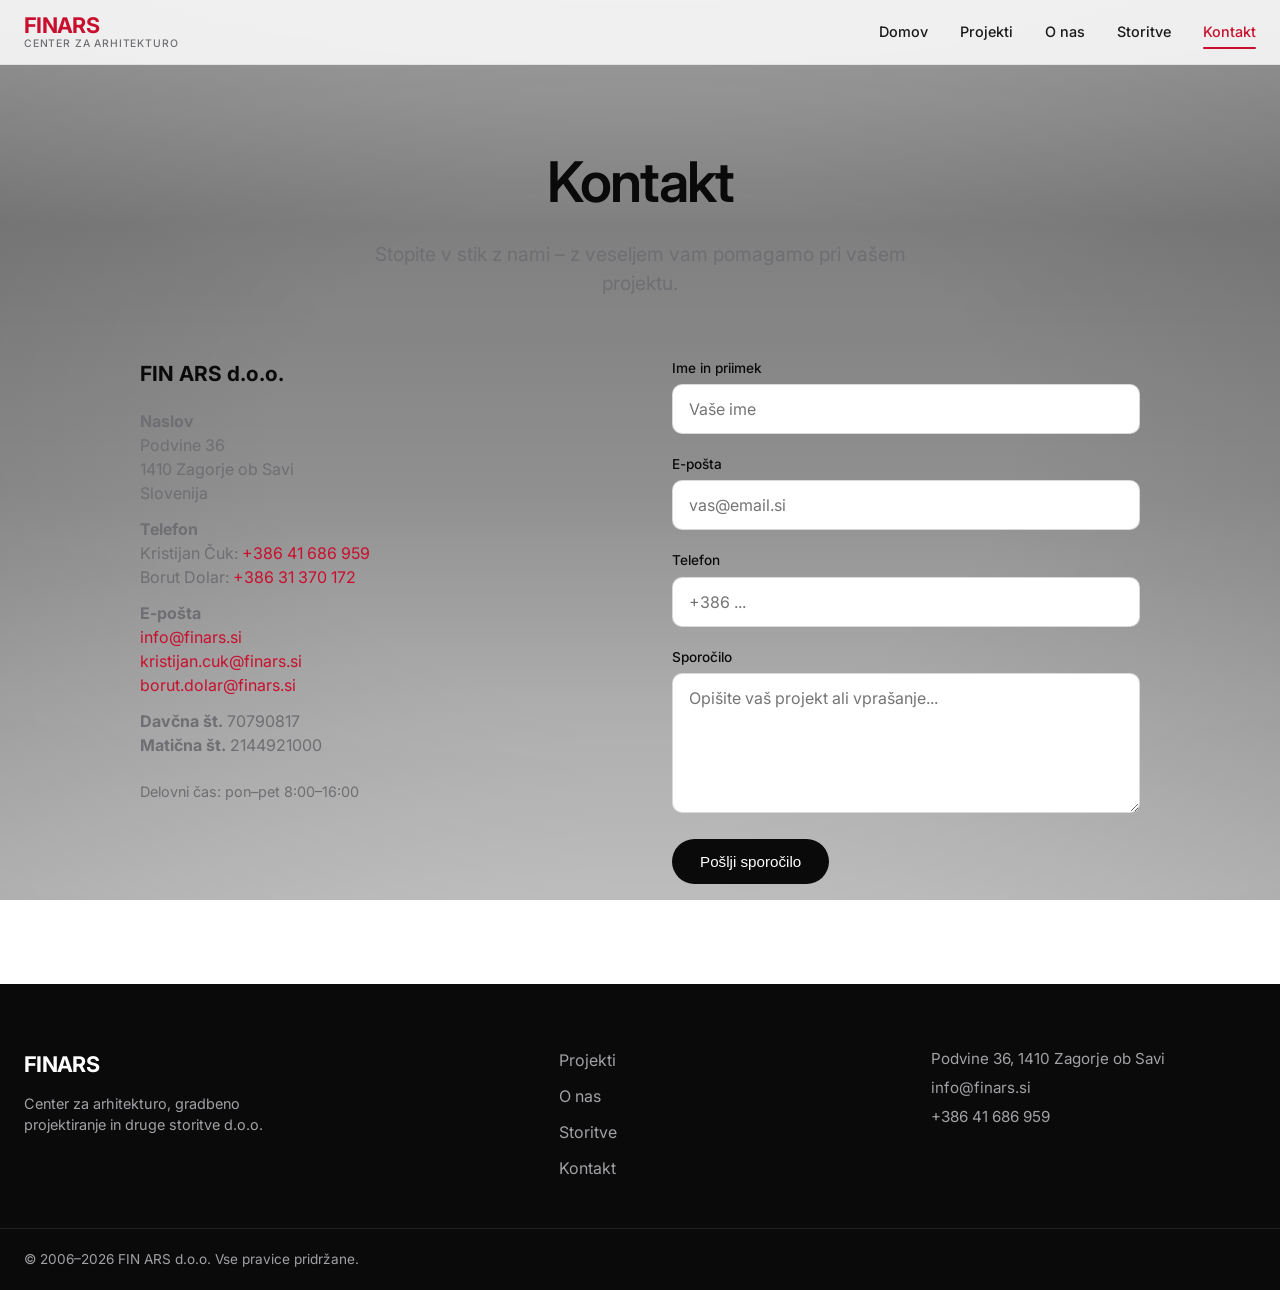
<file: kontakt.html>
<!DOCTYPE html>
<html lang="sl">
<head>
  <meta charset="UTF-8">
  <meta name="viewport" content="width=device-width, initial-scale=1.0">
  <title>Kontakt – FIN ARS</title>
  <link rel="preconnect" href="https://fonts.googleapis.com">
  <link href="https://fonts.googleapis.com/css2?family=Inter:wght@300;400;500;600;700&display=swap" rel="stylesheet">
  <link rel="stylesheet" href="css/style.css">
</head>
<body>
  <div class="bg-animation" aria-hidden="true">
    <div class="bg-slide active" style="background-image: url('https://finars.si/projekti/2013%202%20stanovanjsko%20naselje%20podcetrtek/01.jpg')"></div>
    <div class="bg-overlay"></div>
  </div>

  <header class="site-header">
    <div class="container header-inner">
      <a href="index.html" class="logo">
        <span class="logo-mark">FINARS</span>
        <span class="logo-sub">center za arhitekturo</span>
      </a>
      <nav class="main-nav" id="mainNav">
        <a href="index.html">Domov</a>
        <a href="projekti.html">Projekti</a>
        <a href="o-nas.html">O nas</a>
        <a href="storitve.html">Storitve</a>
        <a href="kontakt.html" class="active">Kontakt</a>
      </nav>
      <button class="menu-toggle" id="menuToggle" aria-label="Meni"><span></span><span></span><span></span></button>
    </div>
  </header>

  <main>
    <section class="page-header">
      <div class="container">
        <h1>Kontakt</h1>
        <p>Stopite v stik z nami – z veseljem vam pomagamo pri vašem projektu.</p>
      </div>
    </section>

    <section class="section" style="padding-top:0">
      <div class="container">
        <div class="contact-grid">
          <div class="contact-info">
            <h3>FIN ARS d.o.o.</h3>
            <p><strong>Naslov</strong><br>Podvine 36<br>1410 Zagorje ob Savi<br>Slovenija</p>
            <p><strong>Telefon</strong><br>
              Kristijan Čuk: <a href="tel:+38641686959">+386 41 686 959</a><br>
              Borut Dolar: <a href="tel:+38631370172">+386 31 370 172</a>
            </p>
            <p><strong>E-pošta</strong><br>
              <a href="mailto:info@finars.si">info@finars.si</a><br>
              <a href="mailto:kristijan.cuk@finars.si">kristijan.cuk@finars.si</a><br>
              <a href="mailto:borut.dolar@finars.si">borut.dolar@finars.si</a>
            </p>
            <p><strong>Davčna št.</strong> 70790817<br>
               <strong>Matična št.</strong> 2144921000</p>
            <p style="margin-top:24px;font-size:0.9rem;color:var(--gray)">
              Delovni čas: pon–pet 8:00–16:00
            </p>
          </div>

          <div>
            <form action="mailto:info@finars.si" method="post" enctype="text/plain">
              <div class="form-group">
                <label for="name">Ime in priimek</label>
                <input type="text" id="name" name="name" required placeholder="Vaše ime">
              </div>
              <div class="form-group">
                <label for="email">E-pošta</label>
                <input type="email" id="email" name="email" required placeholder="vas@email.si">
              </div>
              <div class="form-group">
                <label for="phone">Telefon</label>
                <input type="tel" id="phone" name="phone" placeholder="+386 ...">
              </div>
              <div class="form-group">
                <label for="message">Sporočilo</label>
                <textarea id="message" name="message" required placeholder="Opišite vaš projekt ali vprašanje..."></textarea>
              </div>
              <button type="submit" class="btn btn-primary">Pošlji sporočilo</button>
            </form>
          </div>
        </div>
      </div>
    </section>
  </main>

  <footer class="site-footer">
    <div class="container footer-inner">
      <div class="footer-brand">
        <span class="logo-mark">FINARS</span>
        <p>Center za arhitekturo, gradbeno projektiranje in druge storitve d.o.o.</p>
      </div>
      <div class="footer-links">
        <a href="projekti.html">Projekti</a>
        <a href="o-nas.html">O nas</a>
        <a href="storitve.html">Storitve</a>
        <a href="kontakt.html">Kontakt</a>
      </div>
      <div class="footer-contact">
        <p>Podvine 36, 1410 Zagorje ob Savi</p>
        <p><a href="mailto:info@finars.si">info@finars.si</a></p>
        <p>+386 41 686 959</p>
      </div>
    </div>
    <div class="footer-bottom">
      <div class="container"><p>© 2006–2026 FIN ARS d.o.o. Vse pravice pridržane.</p></div>
    </div>
  </footer>

  <script src="js/main.js"></script>
</body>
</html>
</file>
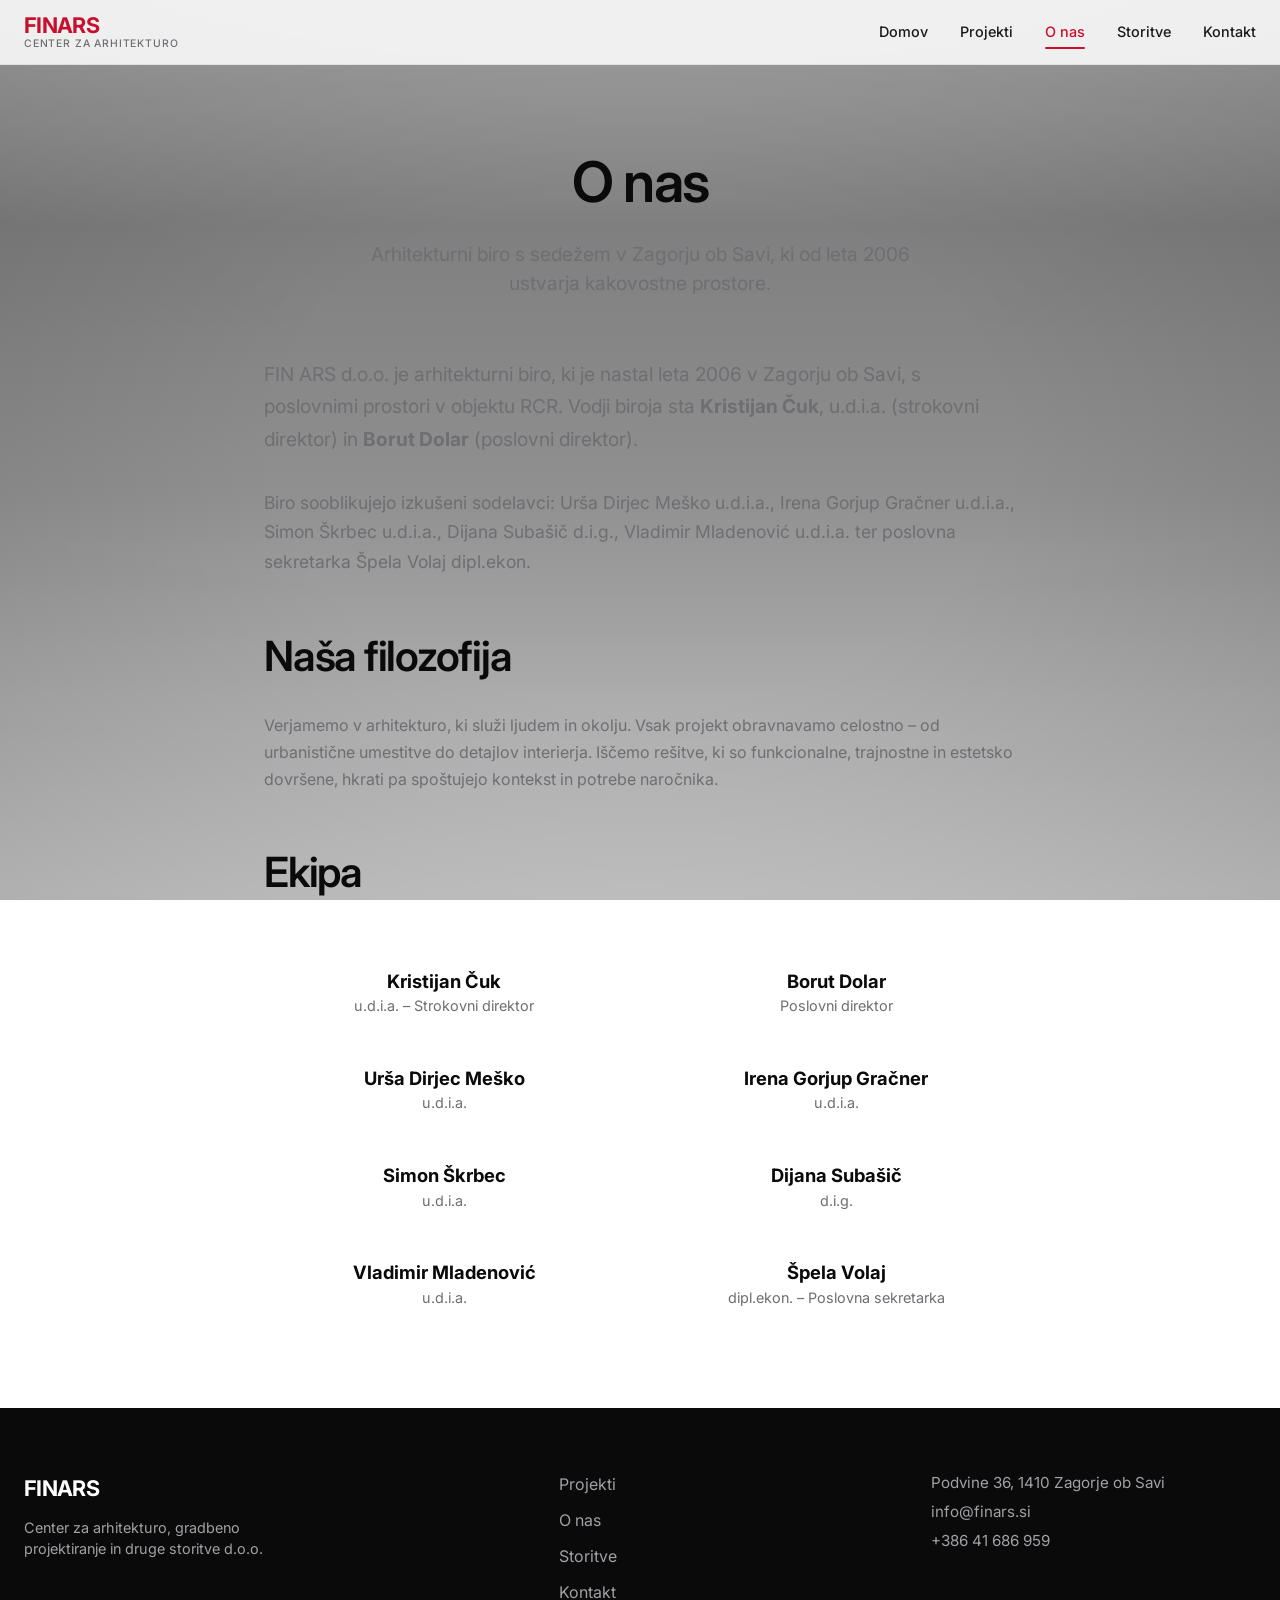
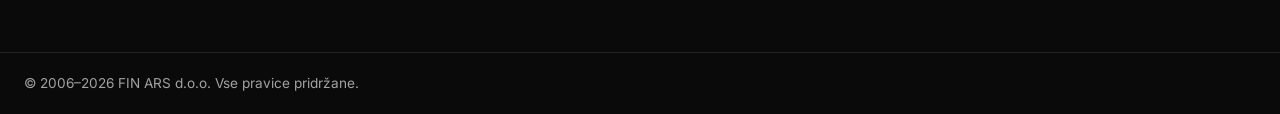
<file: o-nas.html>
<!DOCTYPE html>
<html lang="sl">
<head>
  <meta charset="UTF-8">
  <meta name="viewport" content="width=device-width, initial-scale=1.0">
  <title>O nas – FIN ARS</title>
  <link rel="preconnect" href="https://fonts.googleapis.com">
  <link href="https://fonts.googleapis.com/css2?family=Inter:wght@300;400;500;600;700&display=swap" rel="stylesheet">
  <link rel="stylesheet" href="css/style.css">
</head>
<body>
  <div class="bg-animation" aria-hidden="true">
    <div class="bg-slide active" style="background-image: url('https://finars.si/projekti/2011%208%20urbana%20dnevna%20soba/01.jpg')"></div>
    <div class="bg-overlay"></div>
  </div>

  <header class="site-header">
    <div class="container header-inner">
      <a href="index.html" class="logo">
        <span class="logo-mark">FINARS</span>
        <span class="logo-sub">center za arhitekturo</span>
      </a>
      <nav class="main-nav" id="mainNav">
        <a href="index.html">Domov</a>
        <a href="projekti.html">Projekti</a>
        <a href="o-nas.html" class="active">O nas</a>
        <a href="storitve.html">Storitve</a>
        <a href="kontakt.html">Kontakt</a>
      </nav>
      <button class="menu-toggle" id="menuToggle" aria-label="Meni"><span></span><span></span><span></span></button>
    </div>
  </header>

  <main>
    <section class="page-header">
      <div class="container">
        <h1>O nas</h1>
        <p>Arhitekturni biro s sedežem v Zagorju ob Savi, ki od leta 2006 ustvarja kakovostne prostore.</p>
      </div>
    </section>

    <section class="section" style="padding-top:0">
      <div class="container" style="max-width:800px">
        <p style="font-size:1.2rem;color:var(--gray);line-height:1.7;margin-bottom:32px">
          FIN ARS d.o.o. je arhitekturni biro, ki je nastal leta 2006 v Zagorju ob Savi, s poslovnimi prostori v objektu RCR. 
          Vodji biroja sta <strong>Kristijan Čuk</strong>, u.d.i.a. (strokovni direktor) in <strong>Borut Dolar</strong> (poslovni direktor).
        </p>
        <p style="font-size:1.1rem;color:var(--gray);line-height:1.7;margin-bottom:48px">
          Biro sooblikujejo izkušeni sodelavci: Urša Dirjec Meško u.d.i.a., Irena Gorjup Gračner u.d.i.a., 
          Simon Škrbec u.d.i.a., Dijana Subašič d.i.g., Vladimir Mladenović u.d.i.a. ter poslovna sekretarka Špela Volaj dipl.ekon.
        </p>

        <h2 style="margin-bottom:24px">Naša filozofija</h2>
        <p style="color:var(--gray);line-height:1.7;margin-bottom:48px">
          Verjamemo v arhitekturo, ki služi ljudem in okolju. Vsak projekt obravnavamo celostno – od urbanistične umestitve 
          do detajlov interierja. Iščemo rešitve, ki so funkcionalne, trajnostne in estetsko dovršene, hkrati pa spoštujejo 
          kontekst in potrebe naročnika.
        </p>

        <h2 style="margin-bottom:32px">Ekipa</h2>
        <div class="team-grid">
          <div class="team-card">
            <h3>Kristijan Čuk</h3>
            <p>u.d.i.a. – Strokovni direktor</p>
          </div>
          <div class="team-card">
            <h3>Borut Dolar</h3>
            <p>Poslovni direktor</p>
          </div>
          <div class="team-card">
            <h3>Urša Dirjec Meško</h3>
            <p>u.d.i.a.</p>
          </div>
          <div class="team-card">
            <h3>Irena Gorjup Gračner</h3>
            <p>u.d.i.a.</p>
          </div>
          <div class="team-card">
            <h3>Simon Škrbec</h3>
            <p>u.d.i.a.</p>
          </div>
          <div class="team-card">
            <h3>Dijana Subašič</h3>
            <p>d.i.g.</p>
          </div>
          <div class="team-card">
            <h3>Vladimir Mladenović</h3>
            <p>u.d.i.a.</p>
          </div>
          <div class="team-card">
            <h3>Špela Volaj</h3>
            <p>dipl.ekon. – Poslovna sekretarka</p>
          </div>
        </div>
      </div>
    </section>
  </main>

  <footer class="site-footer">
    <div class="container footer-inner">
      <div class="footer-brand">
        <span class="logo-mark">FINARS</span>
        <p>Center za arhitekturo, gradbeno projektiranje in druge storitve d.o.o.</p>
      </div>
      <div class="footer-links">
        <a href="projekti.html">Projekti</a>
        <a href="o-nas.html">O nas</a>
        <a href="storitve.html">Storitve</a>
        <a href="kontakt.html">Kontakt</a>
      </div>
      <div class="footer-contact">
        <p>Podvine 36, 1410 Zagorje ob Savi</p>
        <p><a href="mailto:info@finars.si">info@finars.si</a></p>
        <p>+386 41 686 959</p>
      </div>
    </div>
    <div class="footer-bottom">
      <div class="container"><p>© 2006–2026 FIN ARS d.o.o. Vse pravice pridržane.</p></div>
    </div>
  </footer>

  <script src="js/main.js"></script>
</body>
</html>
</file>
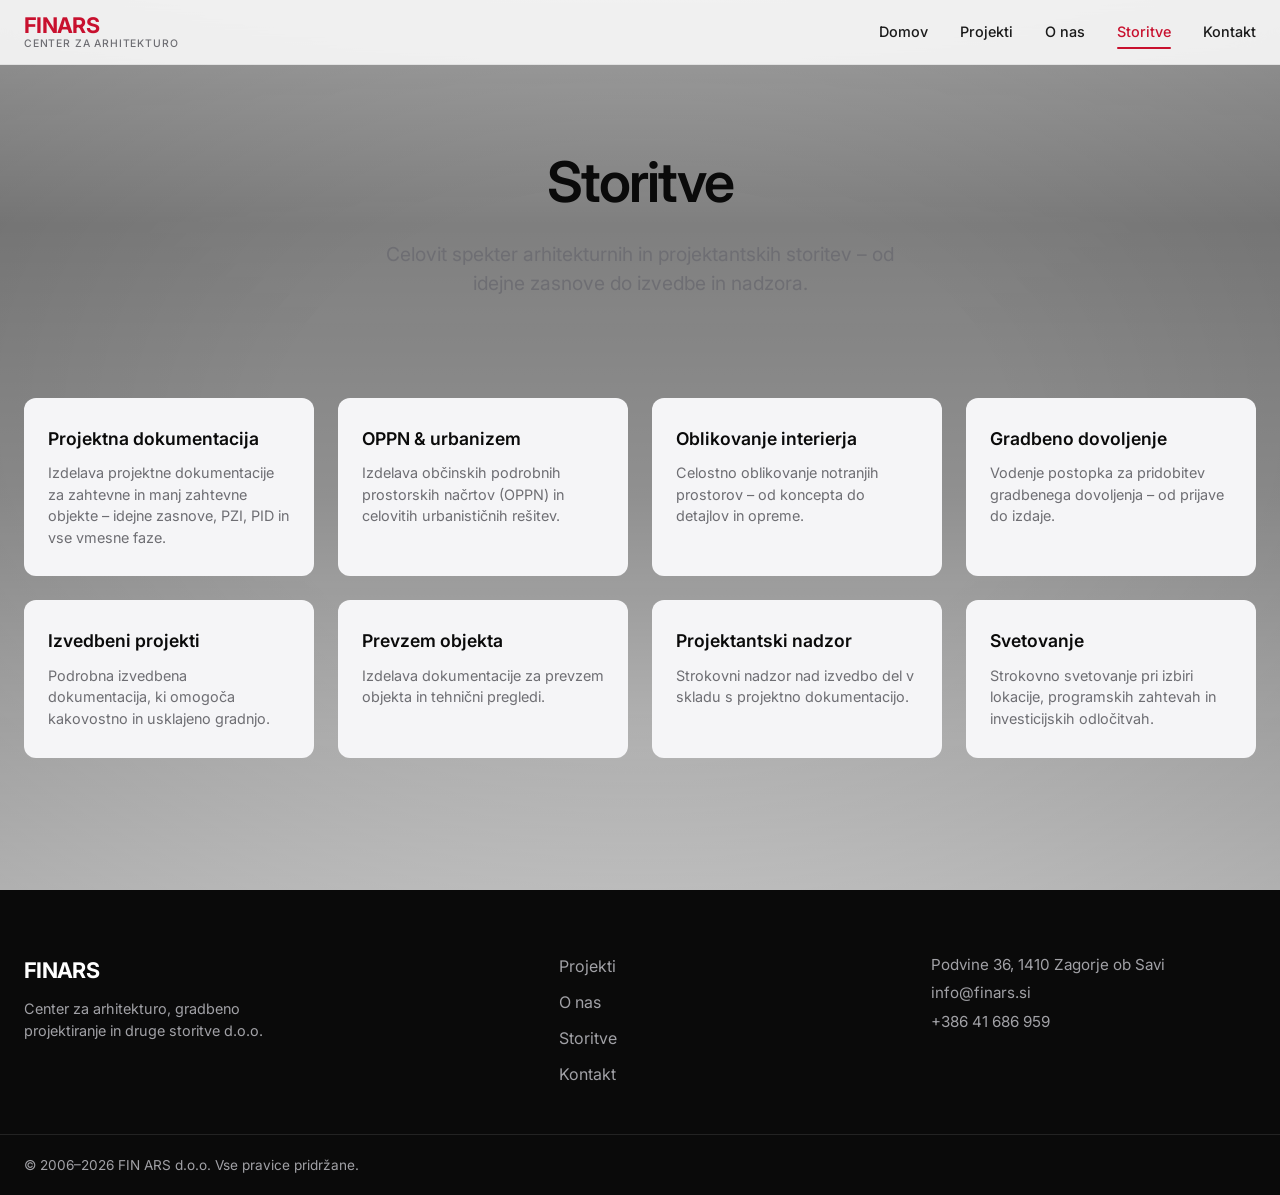
<file: storitve.html>
<!DOCTYPE html>
<html lang="sl">
<head>
  <meta charset="UTF-8">
  <meta name="viewport" content="width=device-width, initial-scale=1.0">
  <title>Storitve – FIN ARS</title>
  <link rel="preconnect" href="https://fonts.googleapis.com">
  <link href="https://fonts.googleapis.com/css2?family=Inter:wght@300;400;500;600;700&display=swap" rel="stylesheet">
  <link rel="stylesheet" href="css/style.css">
</head>
<body>
  <div class="bg-animation" aria-hidden="true">
    <div class="bg-slide active" style="background-image: url('https://finars.si/projekti/2013%206%20sola%20trbovlje/02.jpg')"></div>
    <div class="bg-overlay"></div>
  </div>

  <header class="site-header">
    <div class="container header-inner">
      <a href="index.html" class="logo">
        <span class="logo-mark">FINARS</span>
        <span class="logo-sub">center za arhitekturo</span>
      </a>
      <nav class="main-nav" id="mainNav">
        <a href="index.html">Domov</a>
        <a href="projekti.html">Projekti</a>
        <a href="o-nas.html">O nas</a>
        <a href="storitve.html" class="active">Storitve</a>
        <a href="kontakt.html">Kontakt</a>
      </nav>
      <button class="menu-toggle" id="menuToggle" aria-label="Meni"><span></span><span></span><span></span></button>
    </div>
  </header>

  <main>
    <section class="page-header">
      <div class="container">
        <h1>Storitve</h1>
        <p>Celovit spekter arhitekturnih in projektantskih storitev – od idejne zasnove do izvedbe in nadzora.</p>
      </div>
    </section>

    <section class="section" style="padding-top:0">
      <div class="container">
        <div class="services-grid" style="grid-template-columns: repeat(auto-fit, minmax(280px, 1fr));">
          <div class="service-item">
            <h3>Projektna dokumentacija</h3>
            <p>Izdelava projektne dokumentacije za zahtevne in manj zahtevne objekte – idejne zasnove, PZI, PID in vse vmesne faze.</p>
          </div>
          <div class="service-item">
            <h3>OPPN & urbanizem</h3>
            <p>Izdelava občinskih podrobnih prostorskih načrtov (OPPN) in celovitih urbanističnih rešitev.</p>
          </div>
          <div class="service-item">
            <h3>Oblikovanje interierja</h3>
            <p>Celostno oblikovanje notranjih prostorov – od koncepta do detajlov in opreme.</p>
          </div>
          <div class="service-item">
            <h3>Gradbeno dovoljenje</h3>
            <p>Vodenje postopka za pridobitev gradbenega dovoljenja – od prijave do izdaje.</p>
          </div>
          <div class="service-item">
            <h3>Izvedbeni projekti</h3>
            <p>Podrobna izvedbena dokumentacija, ki omogoča kakovostno in usklajeno gradnjo.</p>
          </div>
          <div class="service-item">
            <h3>Prevzem objekta</h3>
            <p>Izdelava dokumentacije za prevzem objekta in tehnični pregledi.</p>
          </div>
          <div class="service-item">
            <h3>Projektantski nadzor</h3>
            <p>Strokovni nadzor nad izvedbo del v skladu s projektno dokumentacijo.</p>
          </div>
          <div class="service-item">
            <h3>Svetovanje</h3>
            <p>Strokovno svetovanje pri izbiri lokacije, programskih zahtevah in investicijskih odločitvah.</p>
          </div>
        </div>
      </div>
    </section>
  </main>

  <footer class="site-footer">
    <div class="container footer-inner">
      <div class="footer-brand">
        <span class="logo-mark">FINARS</span>
        <p>Center za arhitekturo, gradbeno projektiranje in druge storitve d.o.o.</p>
      </div>
      <div class="footer-links">
        <a href="projekti.html">Projekti</a>
        <a href="o-nas.html">O nas</a>
        <a href="storitve.html">Storitve</a>
        <a href="kontakt.html">Kontakt</a>
      </div>
      <div class="footer-contact">
        <p>Podvine 36, 1410 Zagorje ob Savi</p>
        <p><a href="mailto:info@finars.si">info@finars.si</a></p>
        <p>+386 41 686 959</p>
      </div>
    </div>
    <div class="footer-bottom">
      <div class="container"><p>© 2006–2026 FIN ARS d.o.o. Vse pravice pridržane.</p></div>
    </div>
  </footer>

  <script src="js/main.js"></script>
</body>
</html>
</file>
<file: css/style.css>
/* ===== FIN ARS – Apple-inspired architectural studio design ===== */
:root {
  --black: #0a0a0a;
  --dark: #1a1a1a;
  --gray: #6e6e73;
  --light-gray: #f5f5f7;
  --white: #ffffff;
  --accent: #c8102e;
  --font: 'Inter', -apple-system, BlinkMacSystemFont, 'Segoe UI', sans-serif;
  --radius: 12px;
  --transition: 0.35s cubic-bezier(0.25, 0.1, 0.25, 1);
}

*, *::before, *::after { box-sizing: border-box; margin: 0; padding: 0; }

html { scroll-behavior: smooth; font-size: 16px; }

body {
  font-family: var(--font);
  color: var(--black);
  background: var(--white);
  line-height: 1.5;
  -webkit-font-smoothing: antialiased;
  overflow-x: hidden;
}

img { max-width: 100%; height: auto; display: block; }
a { color: inherit; text-decoration: none; }

.container {
  width: 100%;
  max-width: 1280px;
  margin: 0 auto;
  padding: 0 24px;
}

/* ===== Animated background – more transparent & cinematic ===== */
.bg-animation {
  position: fixed;
  inset: 0;
  z-index: -2;
  overflow: hidden;
  background: #0a0a0a;
}
.bg-slide {
  position: absolute;
  inset: 0;
  background-size: cover;
  background-position: center;
  opacity: 0;
  transform: scale(1.12);
  transition: opacity 3.5s ease-in-out, transform 18s cubic-bezier(0.25, 0.1, 0.25, 1);
  filter: saturate(1.05) contrast(1.05);
  will-change: opacity, transform;
}
.bg-slide.active {
  opacity: 0.55;
  transform: scale(1);
}
.bg-overlay {
  position: absolute;
  inset: 0;
  background: linear-gradient(
    180deg,
    rgba(255,255,255,0.65) 0%,
    rgba(255,255,255,0.48) 25%,
    rgba(255,255,255,0.55) 55%,
    rgba(255,255,255,0.78) 100%
  );
  z-index: 1;
  pointer-events: none;
}
.bg-overlay::after {
  content: '';
  position: absolute;
  inset: 0;
  background: radial-gradient(ellipse at center, transparent 40%, rgba(0,0,0,0.12) 100%);
  pointer-events: none;
}

/* ===== Header ===== */
.site-header {
  position: fixed;
  top: 0;
  left: 0;
  right: 0;
  z-index: 100;
  background: rgba(255,255,255,0.85);
  backdrop-filter: saturate(180%) blur(20px);
  -webkit-backdrop-filter: saturate(180%) blur(20px);
  border-bottom: 1px solid rgba(0,0,0,0.06);
  transition: background var(--transition);
}
.header-inner {
  display: flex;
  align-items: center;
  justify-content: space-between;
  height: 64px;
}
.logo {
  display: flex;
  flex-direction: column;
  line-height: 1.1;
}
.logo-mark {
  font-weight: 700;
  font-size: 1.35rem;
  letter-spacing: -0.03em;
  color: var(--accent);
}
.logo-sub {
  font-size: 0.65rem;
  font-weight: 500;
  color: var(--gray);
  text-transform: uppercase;
  letter-spacing: 0.08em;
}
.main-nav {
  display: flex;
  gap: 32px;
}
.main-nav a {
  font-size: 0.9rem;
  font-weight: 500;
  color: var(--dark);
  transition: color var(--transition);
  position: relative;
}
.main-nav a:hover,
.main-nav a.active { color: var(--accent); }
.main-nav a.active::after {
  content: '';
  position: absolute;
  bottom: -6px;
  left: 0;
  right: 0;
  height: 2px;
  background: var(--accent);
  border-radius: 1px;
}
.menu-toggle {
  display: none;
  flex-direction: column;
  gap: 5px;
  background: none;
  border: none;
  cursor: pointer;
  padding: 8px;
}
.menu-toggle span {
  width: 22px;
  height: 2px;
  background: var(--black);
  transition: var(--transition);
}

/* ===== Buttons ===== */
.btn {
  display: inline-flex;
  align-items: center;
  justify-content: center;
  padding: 14px 28px;
  font-size: 0.95rem;
  font-weight: 500;
  border-radius: 980px;
  transition: all var(--transition);
  cursor: pointer;
  border: none;
}
.btn-primary {
  background: var(--black);
  color: var(--white);
}
.btn-primary:hover {
  background: var(--accent);
  transform: translateY(-1px);
}
.btn-outline {
  background: transparent;
  color: var(--black);
  border: 1.5px solid rgba(0,0,0,0.2);
}
.btn-outline:hover {
  border-color: var(--black);
  background: rgba(0,0,0,0.04);
}
.link-arrow {
  font-weight: 500;
  color: var(--accent);
  transition: opacity var(--transition);
}
.link-arrow:hover { opacity: 0.7; }

/* ===== Hero ===== */
.hero {
  min-height: 100vh;
  display: flex;
  flex-direction: column;
  justify-content: center;
  padding: 120px 0 80px;
  position: relative;
}
.hero-content {
  max-width: 780px;
}
.hero-title {
  font-size: clamp(2.4rem, 5.5vw, 4.2rem);
  font-weight: 600;
  letter-spacing: -0.035em;
  line-height: 1.1;
  margin-bottom: 24px;
}
.hero-subtitle {
  font-size: 1.25rem;
  color: var(--gray);
  max-width: 540px;
  margin-bottom: 40px;
  font-weight: 400;
}
.hero-cta {
  display: flex;
  flex-wrap: wrap;
  gap: 16px;
}
.scroll-hint {
  position: absolute;
  bottom: 40px;
  left: 50%;
  transform: translateX(-50%);
  display: flex;
  flex-direction: column;
  align-items: center;
  gap: 8px;
  font-size: 0.75rem;
  color: var(--gray);
  letter-spacing: 0.1em;
  text-transform: uppercase;
}
.scroll-line {
  width: 1px;
  height: 40px;
  background: linear-gradient(to bottom, var(--gray), transparent);
  animation: scrollPulse 2s ease-in-out infinite;
}
@keyframes scrollPulse {
  0%, 100% { opacity: 0.3; transform: scaleY(0.6); }
  50% { opacity: 1; transform: scaleY(1); }
}

/* ===== Sections ===== */
.section {
  padding: 100px 0;
}
.section-header {
  display: flex;
  justify-content: space-between;
  align-items: baseline;
  margin-bottom: 48px;
}
.section h2 {
  font-size: clamp(1.8rem, 3.5vw, 2.6rem);
  font-weight: 600;
  letter-spacing: -0.03em;
}

/* ===== Project grid ===== */
.project-grid {
  display: grid;
  grid-template-columns: repeat(2, 1fr);
  gap: 32px;
}
.project-card {
  display: block;
  border-radius: var(--radius);
  overflow: hidden;
  background: var(--light-gray);
  transition: transform var(--transition), box-shadow var(--transition);
}
.project-card:hover {
  transform: translateY(-6px);
  box-shadow: 0 20px 40px rgba(0,0,0,0.08);
}
.project-image {
  aspect-ratio: 16/10;
  overflow: hidden;
  background: #e8e8ed;
}
.project-image img {
  width: 100%;
  height: 100%;
  object-fit: cover;
  transition: transform 0.7s cubic-bezier(0.25, 0.1, 0.25, 1);
}
.project-card:hover .project-image img {
  transform: scale(1.06);
}
.project-info {
  padding: 24px;
}
.project-year {
  font-size: 0.8rem;
  font-weight: 500;
  color: var(--accent);
  letter-spacing: 0.04em;
}
.project-info h3 {
  font-size: 1.25rem;
  font-weight: 600;
  margin: 6px 0 8px;
  letter-spacing: -0.02em;
}
.project-info p {
  font-size: 0.95rem;
  color: var(--gray);
}

/* ===== About teaser ===== */
.about-teaser {
  background: var(--light-gray);
}
.about-grid {
  display: grid;
  grid-template-columns: 1.4fr 1fr;
  gap: 64px;
  align-items: center;
}
.about-text p {
  font-size: 1.15rem;
  color: var(--gray);
  margin: 20px 0 32px;
  max-width: 480px;
}
.about-stats {
  display: grid;
  gap: 32px;
}
.stat-number {
  display: block;
  font-size: 3rem;
  font-weight: 600;
  letter-spacing: -0.04em;
  color: var(--accent);
}
.stat-label {
  font-size: 0.95rem;
  color: var(--gray);
}

/* ===== Services ===== */
.services-grid {
  display: grid;
  grid-template-columns: repeat(4, 1fr);
  gap: 24px;
  margin: 40px 0 32px;
}
.service-item {
  padding: 28px 24px;
  background: var(--light-gray);
  border-radius: var(--radius);
  transition: background var(--transition);
}
.service-item:hover { background: #ebebed; }
.service-item h3 {
  font-size: 1.1rem;
  font-weight: 600;
  margin-bottom: 10px;
}
.service-item p {
  font-size: 0.9rem;
  color: var(--gray);
}

/* ===== Footer ===== */
.site-footer {
  background: var(--black);
  color: #a1a1a6;
  padding-top: 64px;
}
.footer-inner {
  display: grid;
  grid-template-columns: 1.5fr 1fr 1fr;
  gap: 48px;
  padding-bottom: 48px;
}
.footer-brand .logo-mark {
  color: var(--white);
  display: block;
  margin-bottom: 12px;
}
.footer-brand p { font-size: 0.9rem; max-width: 280px; }
.footer-links {
  display: flex;
  flex-direction: column;
  gap: 12px;
}
.footer-links a:hover { color: var(--white); }
.footer-contact p { margin-bottom: 6px; font-size: 0.95rem; }
.footer-contact a:hover { color: var(--white); }
.footer-bottom {
  border-top: 1px solid rgba(255,255,255,0.1);
  padding: 20px 0;
  font-size: 0.85rem;
}

/* ===== Lightbox ===== */
.lightbox {
  position: fixed;
  inset: 0;
  background: rgba(0,0,0,0.92);
  z-index: 1000;
  display: flex;
  align-items: center;
  justify-content: center;
  opacity: 0;
  visibility: hidden;
  transition: opacity 0.3s, visibility 0.3s;
}
.lightbox.open {
  opacity: 1;
  visibility: visible;
}
.lightbox img {
  max-width: 92vw;
  max-height: 88vh;
  object-fit: contain;
  border-radius: 4px;
  transform: scale(0.95);
  transition: transform 0.3s;
}
.lightbox.open img { transform: scale(1); }
.lightbox-close,
.lightbox-prev,
.lightbox-next {
  position: absolute;
  background: none;
  border: none;
  color: white;
  font-size: 2.5rem;
  cursor: pointer;
  opacity: 0.7;
  transition: opacity 0.2s;
  z-index: 10;
}
.lightbox-close:hover,
.lightbox-prev:hover,
.lightbox-next:hover { opacity: 1; }
.lightbox-close { top: 20px; right: 28px; font-size: 2.8rem; }
.lightbox-prev { left: 20px; top: 50%; transform: translateY(-50%); }
.lightbox-next { right: 20px; top: 50%; transform: translateY(-50%); }

/* ===== Project detail page ===== */
.project-hero {
  padding: 120px 0 40px;
}
.project-hero h1 {
  font-size: clamp(2rem, 4vw, 3.2rem);
  font-weight: 600;
  letter-spacing: -0.03em;
  margin-bottom: 12px;
}
.project-meta {
  display: flex;
  flex-wrap: wrap;
  gap: 24px;
  color: var(--gray);
  font-size: 0.95rem;
  margin-bottom: 32px;
}
.project-meta strong { color: var(--black); font-weight: 500; }
.project-description {
  max-width: 720px;
  font-size: 1.1rem;
  color: var(--gray);
  margin-bottom: 48px;
  line-height: 1.7;
}
.gallery {
  display: grid;
  grid-template-columns: repeat(auto-fill, minmax(300px, 1fr));
  gap: 16px;
  margin-bottom: 80px;
}
.gallery-item {
  aspect-ratio: 4/3;
  overflow: hidden;
  border-radius: 8px;
  cursor: zoom-in;
  background: #e8e8ed;
}
.gallery-item img {
  width: 100%;
  height: 100%;
  object-fit: cover;
  transition: transform 0.5s;
}
.gallery-item:hover img { transform: scale(1.05); }

/* ===== Page specific ===== */
.page-header {
  padding: 140px 0 60px;
  text-align: center;
}
.page-header h1 {
  font-size: clamp(2.2rem, 4.5vw, 3.5rem);
  font-weight: 600;
  letter-spacing: -0.035em;
}
.page-header p {
  font-size: 1.2rem;
  color: var(--gray);
  margin-top: 16px;
  max-width: 560px;
  margin-left: auto;
  margin-right: auto;
}

.filters {
  display: flex;
  flex-wrap: wrap;
  gap: 10px;
  margin-bottom: 40px;
  justify-content: center;
}
.filter-btn {
  padding: 8px 18px;
  border-radius: 980px;
  border: 1px solid rgba(0,0,0,0.15);
  background: transparent;
  font-size: 0.9rem;
  font-weight: 500;
  cursor: pointer;
  transition: all 0.25s;
}
.filter-btn:hover,
.filter-btn.active {
  background: var(--black);
  color: white;
  border-color: var(--black);
}

.contact-grid {
  display: grid;
  grid-template-columns: 1fr 1fr;
  gap: 64px;
  max-width: 1000px;
  margin: 0 auto;
}
.contact-info h3 {
  font-size: 1.3rem;
  margin-bottom: 20px;
}
.contact-info p {
  margin-bottom: 12px;
  color: var(--gray);
}
.contact-info a { color: var(--accent); }
.form-group {
  margin-bottom: 20px;
}
.form-group label {
  display: block;
  font-size: 0.85rem;
  font-weight: 500;
  margin-bottom: 6px;
}
.form-group input,
.form-group textarea {
  width: 100%;
  padding: 14px 16px;
  border: 1px solid rgba(0,0,0,0.15);
  border-radius: 10px;
  font-family: inherit;
  font-size: 1rem;
  transition: border-color 0.25s;
}
.form-group input:focus,
.form-group textarea:focus {
  outline: none;
  border-color: var(--black);
}
.form-group textarea { min-height: 140px; resize: vertical; }

.team-grid {
  display: grid;
  grid-template-columns: repeat(auto-fill, minmax(240px, 1fr));
  gap: 32px;
  margin-top: 48px;
}
.team-card {
  text-align: center;
}
.team-card h3 {
  font-size: 1.15rem;
  margin-top: 16px;
}
.team-card p {
  font-size: 0.9rem;
  color: var(--gray);
}

/* ===== Responsive ===== */
@media (max-width: 900px) {
  .project-grid { grid-template-columns: 1fr; }
  .about-grid { grid-template-columns: 1fr; gap: 40px; }
  .services-grid { grid-template-columns: 1fr 1fr; }
  .footer-inner { grid-template-columns: 1fr; gap: 32px; }
  .contact-grid { grid-template-columns: 1fr; }
}

@media (max-width: 700px) {
  .main-nav {
    position: fixed;
    top: 64px;
    left: 0;
    right: 0;
    background: white;
    flex-direction: column;
    padding: 24px;
    gap: 20px;
    border-bottom: 1px solid rgba(0,0,0,0.08);
    transform: translateY(-120%);
    opacity: 0;
    transition: all 0.35s;
    pointer-events: none;
  }
  .main-nav.open {
    transform: translateY(0);
    opacity: 1;
    pointer-events: auto;
  }
  .menu-toggle { display: flex; }
  .services-grid { grid-template-columns: 1fr; }
  .hero { padding: 100px 0 60px; min-height: 90vh; }
  .section { padding: 70px 0; }
  .gallery { grid-template-columns: 1fr; }
}

.sr-only {
  position: absolute;
  width: 1px;
  height: 1px;
  padding: 0;
  margin: -1px;
  overflow: hidden;
  clip: rect(0,0,0,0);
  border: 0;
}
</file>
